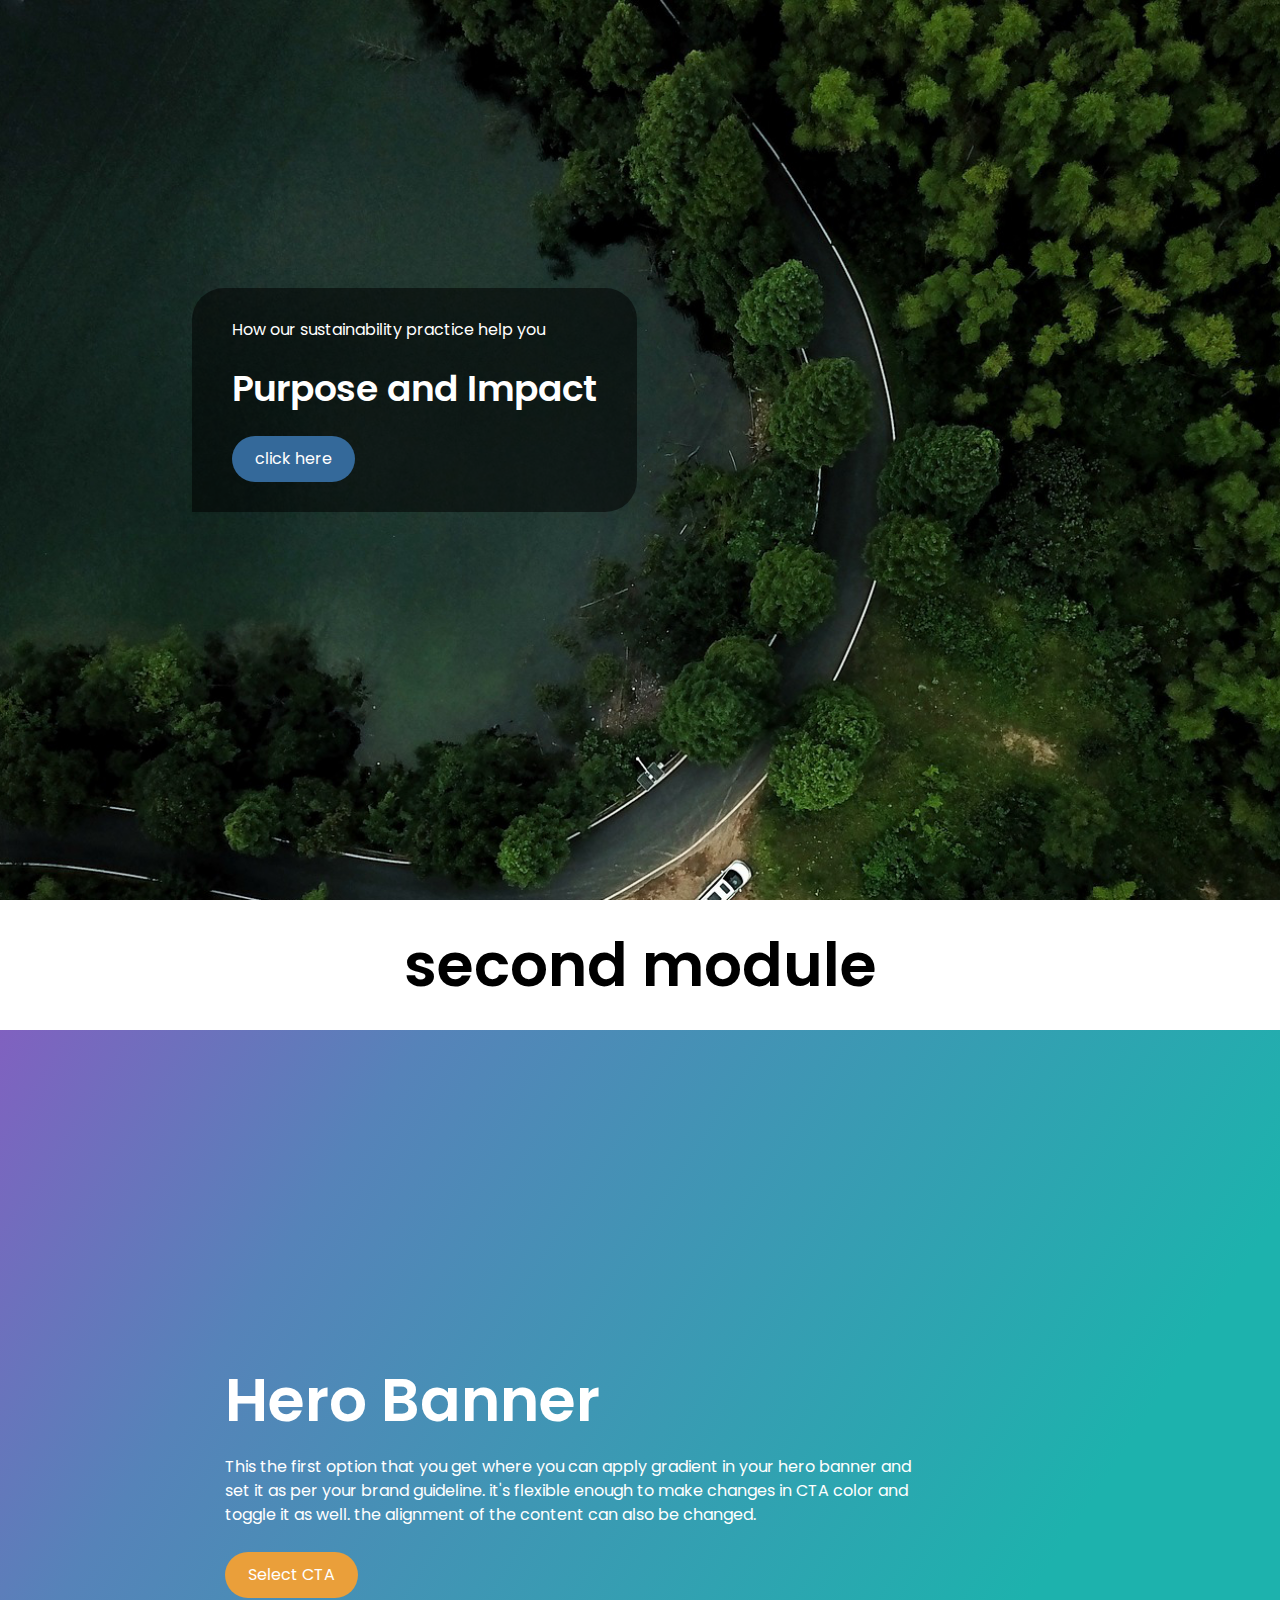
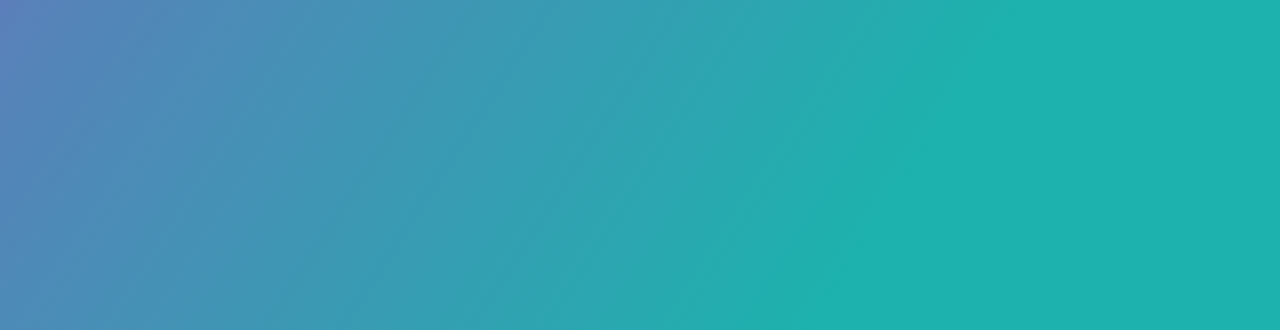
<file: index.html>
<!DOCTYPE html>
<html lang="en">

<head>
    <meta charset="UTF-8">
    <meta name="viewport" content="width=device-width, initial-scale=1.0">
    <title>Modules</title>

    <!-- Main css file -->
    <link rel="stylesheet" href="assets/css/main.css">

    <!-- Google font -->
    <link rel="preconnect" href="https://fonts.googleapis.com">
    <link rel="preconnect" href="https://fonts.gstatic.com" crossorigin>
    <link href="https://fonts.googleapis.com/css2?family=Poppins:ital,wght@0,100;0,200;0,300;0,400;0,500;0,600;0,700;0,800;0,900;1,100;1,200;1,300;1,400;1,500;1,600;1,700;1,800;1,900&display=swap" rel="stylesheet">

</head>

<body>
    <!-- ----- Nature bg section ----- -->
    <section class="left-content-hero-section">
        <div class="container">
            <div class="left-content-hero-section-content-box">
                <div class="richtext">
                    <p>
                        How our sustainability practice help you
                    </p>
                </div>
                <h3>Purpose and Impact</h3>
                <a class="left-content-hero-section-btn btn" href="javascript:void(0)">click here</a>
            </div>
        </div>
    </section>

    <!-- ----- Just for spacing ----- -->
    <div>
        <h1 style="padding: 20px 0; text-align: center;">second module</h1>
    </div>

    <!-- ----- Bg gradient section ----- -->
    <section class="bg-gradient-section">
        <div class="container">
            <div class="bg-gradient-section-content">
                <h1>Hero Banner</h1>
                <div class="richtext">
                    <p>
                        This the first option that you get where you can apply gradient in your hero banner and set it as per your brand guideline. it's flexible enough to make changes in CTA color and toggle it as well. the alignment of the content can also be changed.
                    </p>
                </div>
                <a class="bg-gradient-section-btn btn primary-btn-color" href="javascript:void(0)">Select CTA</a>
            </div>
        </div>
    </section>


</body>

</html>
</file>
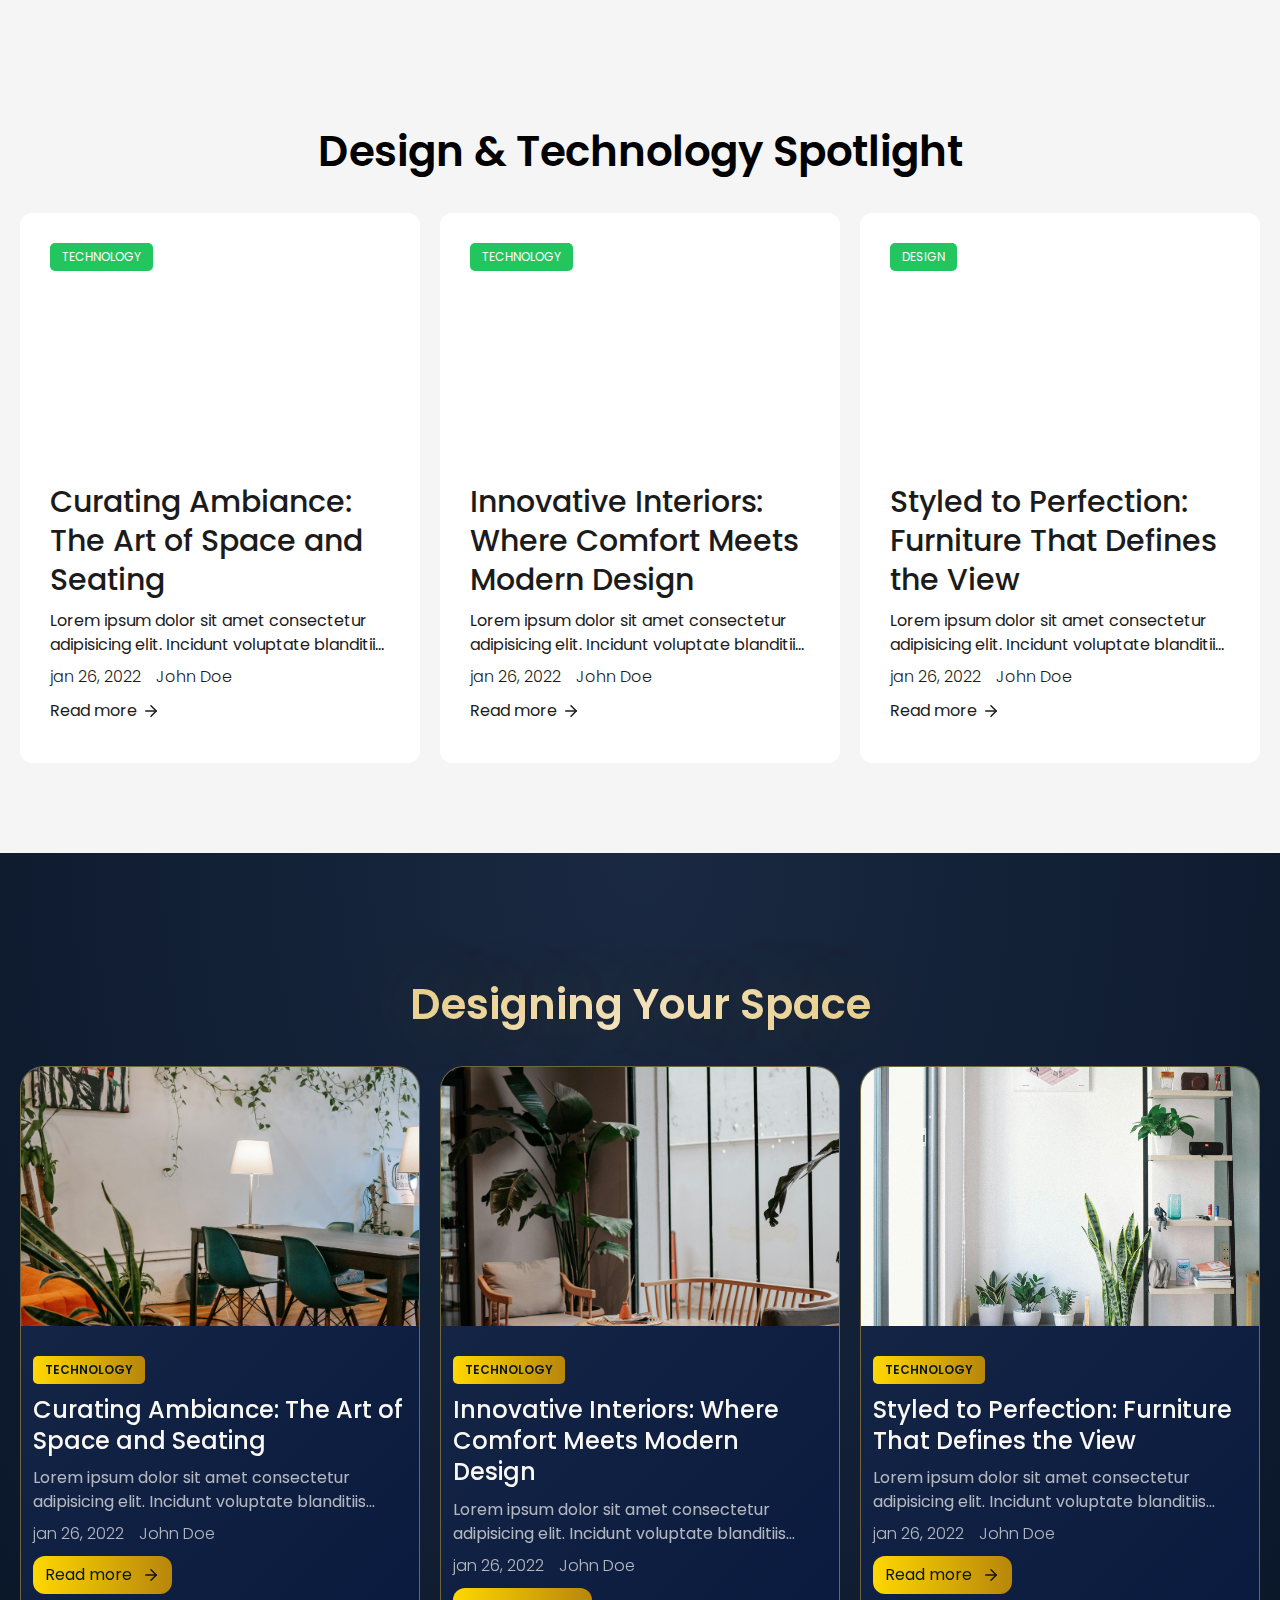
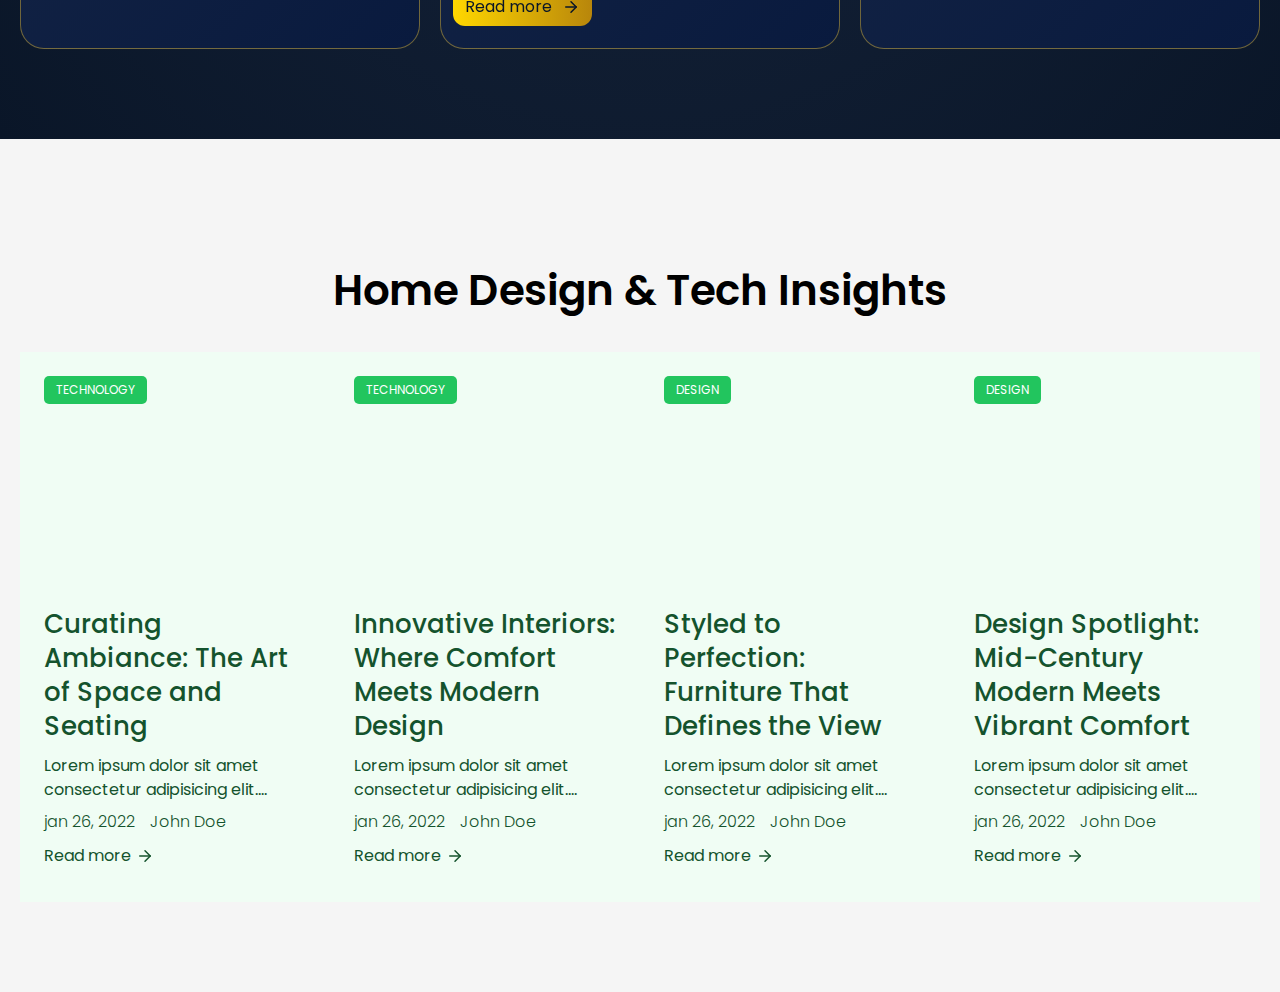
<file: cards.html>
<!DOCTYPE html>
<html lang="en">

<head>
    <meta charset="UTF-8">
    <meta name="viewport" content="width=device-width, initial-scale=1.0">
    <title>cards-modules</title>

    <!-- Main css file -->
    <link rel="stylesheet" href="assets/css/main.css">

    <!-- Google font -->
    <link rel="preconnect" href="https://fonts.googleapis.com">
    <link rel="preconnect" href="https://fonts.gstatic.com" crossorigin>
    <link href="https://fonts.googleapis.com/css2?family=Poppins:ital,wght@0,100;0,200;0,300;0,400;0,500;0,600;0,700;0,800;0,900;1,100;1,200;1,300;1,400;1,500;1,600;1,700;1,800;1,900&display=swap" rel="stylesheet">

</head>

<body>

    <!-- -------------------- Start flexible blog grid section -------------------- -->
    <section class="flexible-blog-card-section">
        <div class="container">
            <h2 class="flexible-blog-card-section-title">Design & Technology Spotlight</h2>

            <div class="flexible-blog-card-wrapper">
                <div class="flexible-blog-card">
                    <div class="flexible-blog-card-media">
                        <img src="../assets/image/furniture-image-1.jpg" alt="card-image" loading="lazy">
                    </div>
                    <div class="flexible-blog-card-content-wrapper">
                        <a href="javascript:void(0)" class="flexible-blog-card-btn">Technology</a>
                        <div class="flexible-blog-card-content">
                            <a class="flexible-blog-card-content-title" href="javascript:void(0)">Curating Ambiance: The Art of Space and Seating</a>
                            <div class="richtext flexible-blog-card-content-dec">
                                <p>Lorem ipsum dolor sit amet consectetur adipisicing elit. Incidunt voluptate blanditiis dolorum deleniti delectus quis repellendus excepturi modi. Fugiat maiores numquam doloribus iste quaerat commodi ea quam odio voluptas beatae.</p>
                            </div>
                            <div class="flexible-blog-card-info">
                                <span class="flexible-blog-card-info-date">jan 26, 2022</span>
                                <a class="flexible-blog-card-info-other-name" href="javascript:void(0)">John Doe</a>
                            </div>
                            <a class="flexible-blog-card-content-learn-more-btn" href="javascript:void(0)">Read more
                                <svg xmlns="http://www.w3.org/2000/svg" width="18" height="18" viewBox="0 0 24 24" fill="none" stroke="currentColor" stroke-width="2" stroke-linecap="round" stroke-linejoin="round" class="lucide lucide-arrow-right-icon lucide-arrow-right">
                                    <path d="M5 12h14" />
                                    <path d="m12 5 7 7-7 7" />
                                </svg>
                            </a>
                        </div>
                    </div>
                </div>

                <div class="flexible-blog-card">
                    <div class="flexible-blog-card-media">
                        <img src="../assets/image/furniture-image-2.jpg" alt="card-image" loading="lazy">
                    </div>
                    <div class="flexible-blog-card-content-wrapper">
                        <a href="javascript:void(0)" class="flexible-blog-card-btn">Technology</a>
                        <div class="flexible-blog-card-content">
                            <a class="flexible-blog-card-content-title" href="javascript:void(0)">Innovative Interiors: Where Comfort Meets Modern Design</a>
                            <div class="richtext flexible-blog-card-content-dec">
                                <p>Lorem ipsum dolor sit amet consectetur adipisicing elit. Incidunt voluptate blanditiis dolorum deleniti delectus quis repellendus excepturi modi. Fugiat maiores numquam doloribus iste quaerat commodi ea quam odio voluptas beatae.</p>
                            </div>
                            <div class="flexible-blog-card-info">
                                <span class="flexible-blog-card-info-date">jan 26, 2022</span>
                                <a class="flexible-blog-card-info-other-name" href="javascript:void(0)">John Doe</a>
                            </div>
                            <a class="flexible-blog-card-content-learn-more-btn" href="javascript:void(0)">Read more
                                <svg xmlns="http://www.w3.org/2000/svg" width="18" height="18" viewBox="0 0 24 24" fill="none" stroke="currentColor" stroke-width="2" stroke-linecap="round" stroke-linejoin="round" class="lucide lucide-arrow-right-icon lucide-arrow-right">
                                    <path d="M5 12h14" />
                                    <path d="m12 5 7 7-7 7" />
                                </svg>
                            </a>
                        </div>
                    </div>
                </div>

                <div class="flexible-blog-card">
                    <div class="flexible-blog-card-media">
                        <img src="../assets/image/furniture-image-5.jpg" alt="card-image" loading="lazy">
                    </div>
                    <div class="flexible-blog-card-content-wrapper">
                        <a href="javascript:void(0)" class="flexible-blog-card-btn">Design</a>
                        <div class="flexible-blog-card-content">
                            <a class="flexible-blog-card-content-title" href="javascript:void(0)">Styled to Perfection: Furniture That Defines the View</a>
                            <div class="richtext flexible-blog-card-content-dec">
                                <p>Lorem ipsum dolor sit amet consectetur adipisicing elit. Incidunt voluptate blanditiis dolorum deleniti delectus quis repellendus excepturi modi. Fugiat maiores numquam doloribus iste quaerat commodi ea quam odio voluptas beatae.</p>
                            </div>
                            <div class="flexible-blog-card-info">
                                <span class="flexible-blog-card-info-date">jan 26, 2022</span>
                                <a class="flexible-blog-card-info-other-name" href="javascript:void(0)">John Doe</a>
                            </div>
                            <a class="flexible-blog-card-content-learn-more-btn" href="javascript:void(0)">Read more
                                <svg xmlns="http://www.w3.org/2000/svg" width="18" height="18" viewBox="0 0 24 24" fill="none" stroke="currentColor" stroke-width="2" stroke-linecap="round" stroke-linejoin="round" class="lucide lucide-arrow-right-icon lucide-arrow-right">
                                    <path d="M5 12h14" />
                                    <path d="m12 5 7 7-7 7" />
                                </svg>
                            </a>
                        </div>
                    </div>
                </div>
            </div>
        </div>
    </section>
    <!-- -------------------- End flexible blog grid section -------------------- -->

    <!-- -------------------- Start second variant -------------------- -->
    <section class="flexible-blog-card-section second-variant">
        <div class="container">
            <h2 class="flexible-blog-card-section-title">Designing Your Space</h2>
            <div class="flexible-blog-card-wrapper">
                <div class="flexible-blog-card">
                    <div class="flexible-blog-card-media">
                        <img src="../assets/image/furniture-image-1.jpg" alt="card-image" loading="lazy">
                    </div>
                    <div class="flexible-blog-card-content-wrapper">
                        <a href="javascript:void(0)" class="flexible-blog-card-btn">Technology</a>
                        <div class="flexible-blog-card-content">
                            <a class="flexible-blog-card-content-title" href="javascript:void(0)">Curating Ambiance: The Art of Space and Seating</a>
                            <div class="richtext flexible-blog-card-content-dec">
                                <p>Lorem ipsum dolor sit amet consectetur adipisicing elit. Incidunt voluptate blanditiis dolorum deleniti delectus quis repellendus excepturi modi. Fugiat maiores numquam doloribus iste quaerat commodi ea quam odio voluptas beatae.</p>
                            </div>
                            <div class="flexible-blog-card-info">
                                <span class="flexible-blog-card-info-date">jan 26, 2022</span>
                                <a class="flexible-blog-card-info-other-name" href="javascript:void(0)">John Doe</a>
                            </div>
                            <a class="flexible-blog-card-content-learn-more-btn" href="javascript:void(0)">Read more
                                <svg xmlns="http://www.w3.org/2000/svg" width="18" height="18" viewBox="0 0 24 24" fill="none" stroke="currentColor" stroke-width="2" stroke-linecap="round" stroke-linejoin="round" class="lucide lucide-arrow-right-icon lucide-arrow-right">
                                    <path d="M5 12h14" />
                                    <path d="m12 5 7 7-7 7" />
                                </svg>
                            </a>
                        </div>
                    </div>
                </div>

                <div class="flexible-blog-card">
                    <div class="flexible-blog-card-media">
                        <img src="../assets/image/furniture-image-2.jpg" alt="card-image" loading="lazy">
                    </div>
                    <div class="flexible-blog-card-content-wrapper">
                        <a href="javascript:void(0)" class="flexible-blog-card-btn">Technology</a>
                        <div class="flexible-blog-card-content">
                            <a class="flexible-blog-card-content-title" href="javascript:void(0)">Innovative Interiors: Where Comfort Meets Modern Design</a>
                            <div class="richtext flexible-blog-card-content-dec">
                                <p>Lorem ipsum dolor sit amet consectetur adipisicing elit. Incidunt voluptate blanditiis dolorum deleniti delectus quis repellendus excepturi modi. Fugiat maiores numquam doloribus iste quaerat commodi ea quam odio voluptas beatae.</p>
                            </div>
                            <div class="flexible-blog-card-info">
                                <span class="flexible-blog-card-info-date">jan 26, 2022</span>
                                <a class="flexible-blog-card-info-other-name" href="javascript:void(0)">John Doe</a>
                            </div>
                            <a class="flexible-blog-card-content-learn-more-btn" href="javascript:void(0)">Read more
                                <svg xmlns="http://www.w3.org/2000/svg" width="18" height="18" viewBox="0 0 24 24" fill="none" stroke="currentColor" stroke-width="2" stroke-linecap="round" stroke-linejoin="round" class="lucide lucide-arrow-right-icon lucide-arrow-right">
                                    <path d="M5 12h14" />
                                    <path d="m12 5 7 7-7 7" />
                                </svg>
                            </a>
                        </div>
                    </div>
                </div>

                <div class="flexible-blog-card">
                    <div class="flexible-blog-card-media">
                        <img src="../assets/image/furniture-image-5.jpg" alt="card-image" loading="lazy">
                    </div>
                    <div class="flexible-blog-card-content-wrapper">
                        <a href="javascript:void(0)" class="flexible-blog-card-btn">Technology</a>
                        <div class="flexible-blog-card-content">
                            <a class="flexible-blog-card-content-title" href="javascript:void(0)">Styled to Perfection: Furniture That Defines the View</a>
                            <div class="richtext flexible-blog-card-content-dec">
                                <p>Lorem ipsum dolor sit amet consectetur adipisicing elit. Incidunt voluptate blanditiis dolorum deleniti delectus quis repellendus excepturi modi. Fugiat maiores numquam doloribus iste quaerat commodi ea quam odio voluptas beatae.</p>
                            </div>
                            <div class="flexible-blog-card-info">
                                <span class="flexible-blog-card-info-date">jan 26, 2022</span>
                                <a class="flexible-blog-card-info-other-name" href="javascript:void(0)">John Doe</a>
                            </div>
                            <a class="flexible-blog-card-content-learn-more-btn" href="javascript:void(0)">Read more
                                <svg xmlns="http://www.w3.org/2000/svg" width="18" height="18" viewBox="0 0 24 24" fill="none" stroke="currentColor" stroke-width="2" stroke-linecap="round" stroke-linejoin="round" class="lucide lucide-arrow-right-icon lucide-arrow-right">
                                    <path d="M5 12h14" />
                                    <path d="m12 5 7 7-7 7" />
                                </svg>
                            </a>
                        </div>
                    </div>
                </div>
            </div>
        </div>
    </section>
    <!-- -------------------- End second variant -------------------- -->

    <!-- -------------------- Start third variant -------------------- -->
    <section class="flexible-blog-card-section third-variant">
        <div class="container">
            <h2 class="flexible-blog-card-section-title">Home Design & Tech Insights</h2>

            <div class="flexible-blog-card-wrapper">
                <div class="flexible-blog-card">
                    <div class="flexible-blog-card-media">
                        <img src="../assets/image/furniture-image-1.jpg" alt="card-image" loading="lazy">
                    </div>
                    <div class="flexible-blog-card-content-wrapper">
                        <a href="javascript:void(0)" class="flexible-blog-card-btn">Technology</a>
                        <div class="flexible-blog-card-content">
                            <a class="flexible-blog-card-content-title" href="javascript:void(0)">Curating Ambiance: The Art of Space and Seating</a>
                            <div class="richtext flexible-blog-card-content-dec">
                                <p>Lorem ipsum dolor sit amet consectetur adipisicing elit. Incidunt voluptate blanditiis dolorum deleniti delectus quis repellendus excepturi modi. Fugiat maiores numquam doloribus iste quaerat commodi ea quam odio voluptas beatae.</p>
                            </div>
                            <div class="flexible-blog-card-info">
                                <span class="flexible-blog-card-info-date">jan 26, 2022</span>
                                <a class="flexible-blog-card-info-other-name" href="javascript:void(0)">John Doe</a>
                            </div>
                            <a class="flexible-blog-card-content-learn-more-btn" href="javascript:void(0)">Read more
                                <svg xmlns="http://www.w3.org/2000/svg" width="18" height="18" viewBox="0 0 24 24" fill="none" stroke="currentColor" stroke-width="2" stroke-linecap="round" stroke-linejoin="round" class="lucide lucide-arrow-right-icon lucide-arrow-right">
                                    <path d="M5 12h14" />
                                    <path d="m12 5 7 7-7 7" />
                                </svg>
                            </a>
                        </div>
                    </div>
                </div>

                <div class="flexible-blog-card">
                    <div class="flexible-blog-card-media">
                        <img src="../assets/image/furniture-image-2.jpg" alt="card-image" loading="lazy">
                    </div>
                    <div class="flexible-blog-card-content-wrapper">
                        <a href="javascript:void(0)" class="flexible-blog-card-btn">Technology</a>
                        <div class="flexible-blog-card-content">
                            <a class="flexible-blog-card-content-title" href="javascript:void(0)">Innovative Interiors: Where Comfort Meets Modern Design</a>
                            <div class="richtext flexible-blog-card-content-dec">
                                <p>Lorem ipsum dolor sit amet consectetur adipisicing elit. Incidunt voluptate blanditiis dolorum deleniti delectus quis repellendus excepturi modi. Fugiat maiores numquam doloribus iste quaerat commodi ea quam odio voluptas beatae.</p>
                            </div>
                            <div class="flexible-blog-card-info">
                                <span class="flexible-blog-card-info-date">jan 26, 2022</span>
                                <a class="flexible-blog-card-info-other-name" href="javascript:void(0)">John Doe</a>
                            </div>
                            <a class="flexible-blog-card-content-learn-more-btn" href="javascript:void(0)">Read more
                                <svg xmlns="http://www.w3.org/2000/svg" width="18" height="18" viewBox="0 0 24 24" fill="none" stroke="currentColor" stroke-width="2" stroke-linecap="round" stroke-linejoin="round" class="lucide lucide-arrow-right-icon lucide-arrow-right">
                                    <path d="M5 12h14" />
                                    <path d="m12 5 7 7-7 7" />
                                </svg>
                            </a>
                        </div>
                    </div>
                </div>

                <div class="flexible-blog-card">
                    <div class="flexible-blog-card-media">
                        <img src="../assets/image/furniture-image-5.jpg" alt="card-image" loading="lazy">
                    </div>
                    <div class="flexible-blog-card-content-wrapper">
                        <a href="javascript:void(0)" class="flexible-blog-card-btn">Design</a>
                        <div class="flexible-blog-card-content">
                            <a class="flexible-blog-card-content-title" href="javascript:void(0)">Styled to Perfection: Furniture That Defines the View</a>
                            <div class="richtext flexible-blog-card-content-dec">
                                <p>Lorem ipsum dolor sit amet consectetur adipisicing elit. Incidunt voluptate blanditiis dolorum deleniti delectus quis repellendus excepturi modi. Fugiat maiores numquam doloribus iste quaerat commodi ea quam odio voluptas beatae.</p>
                            </div>
                            <div class="flexible-blog-card-info">
                                <span class="flexible-blog-card-info-date">jan 26, 2022</span>
                                <a class="flexible-blog-card-info-other-name" href="javascript:void(0)">John Doe</a>
                            </div>
                            <a class="flexible-blog-card-content-learn-more-btn" href="javascript:void(0)">Read more
                                <svg xmlns="http://www.w3.org/2000/svg" width="18" height="18" viewBox="0 0 24 24" fill="none" stroke="currentColor" stroke-width="2" stroke-linecap="round" stroke-linejoin="round" class="lucide lucide-arrow-right-icon lucide-arrow-right">
                                    <path d="M5 12h14" />
                                    <path d="m12 5 7 7-7 7" />
                                </svg>
                            </a>
                        </div>
                    </div>
                </div>

                <div class="flexible-blog-card">
                    <div class="flexible-blog-card-media">
                        <img src="../assets/image/furniture-image-3.jpg" alt="card-image" loading="lazy">
                    </div>
                    <div class="flexible-blog-card-content-wrapper">
                        <a href="javascript:void(0)" class="flexible-blog-card-btn">Design</a>
                        <div class="flexible-blog-card-content">
                            <a class="flexible-blog-card-content-title" href="javascript:void(0)">Design Spotlight: Mid-Century Modern Meets Vibrant Comfort</a>
                            <div class="richtext flexible-blog-card-content-dec">
                                <p>Lorem ipsum dolor sit amet consectetur adipisicing elit. Incidunt voluptate blanditiis dolorum deleniti delectus quis repellendus excepturi modi. Fugiat maiores numquam doloribus iste quaerat commodi ea quam odio voluptas beatae.</p>
                            </div>
                            <div class="flexible-blog-card-info">
                                <span class="flexible-blog-card-info-date">jan 26, 2022</span>
                                <a class="flexible-blog-card-info-other-name" href="javascript:void(0)">John Doe</a>
                            </div>
                            <a class="flexible-blog-card-content-learn-more-btn" href="javascript:void(0)">Read more
                                <svg xmlns="http://www.w3.org/2000/svg" width="18" height="18" viewBox="0 0 24 24" fill="none" stroke="currentColor" stroke-width="2" stroke-linecap="round" stroke-linejoin="round" class="lucide lucide-arrow-right-icon lucide-arrow-right">
                                    <path d="M5 12h14" />
                                    <path d="m12 5 7 7-7 7" />
                                </svg>
                            </a>
                        </div>
                    </div>
                </div>
            </div>
        </div>
    </section>
    <!-- -------------------- End third variant -------------------- -->


</body>

</html>
</file>
<file: assets/css/main.css>
@import url(style.css);
@import url(common.css);
</file>
